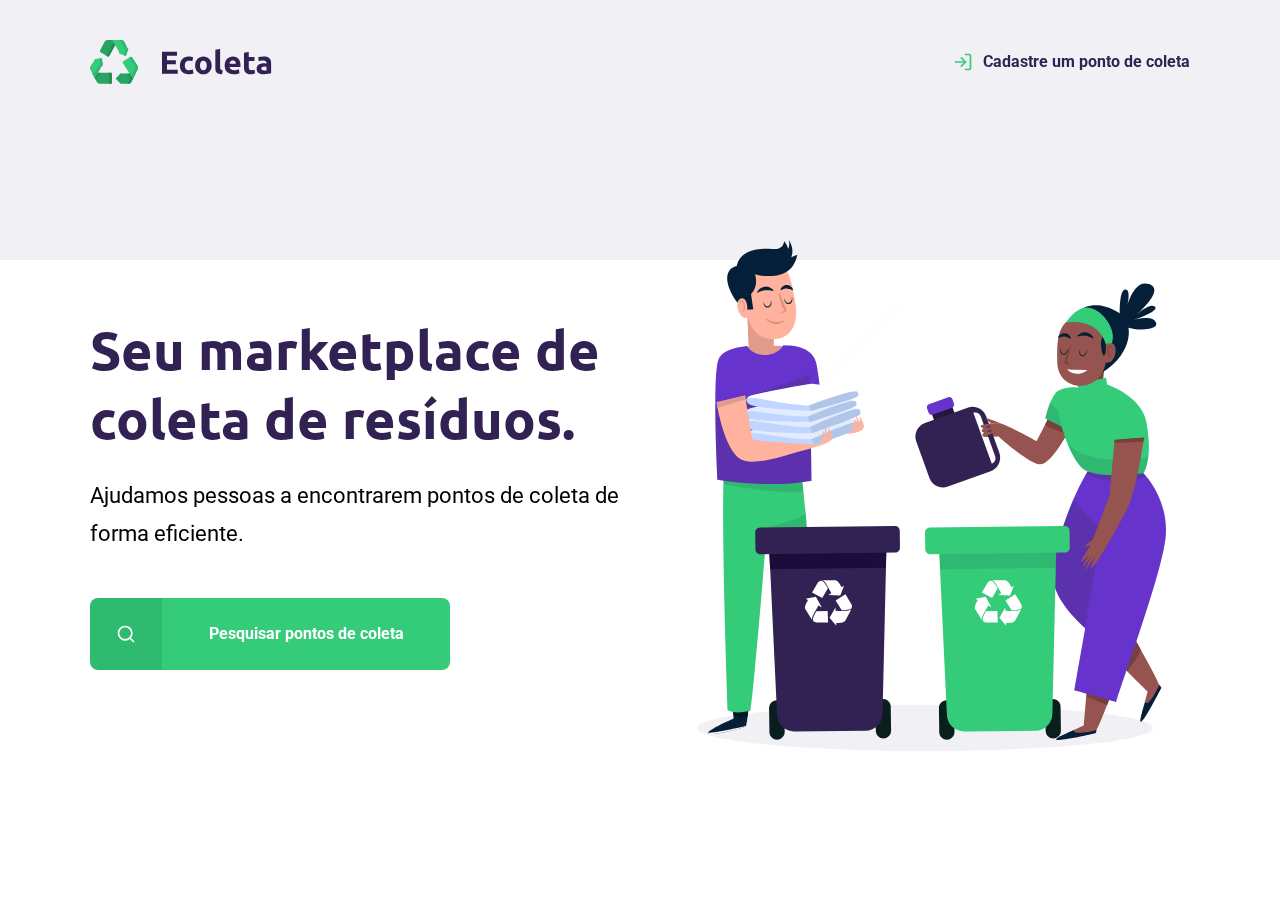
<file: index.html>
<!DOCTYPE html>
<html lang="pt-br">

<head>
    <meta charset="UTF-8">
    <meta name="viewport" content="width=device-width, initial-scale=1.0">
    <title>Ecoleta - NLW Rocketseat | ByGaab</title>
    <meta description="Ajudamos pessoas a encontrarem pontos de coleta de forma eficiente.">

    <link rel="icon"
        href="https://static.vecteezy.com/system/resources/previews/011/911/750/original/recycle-icon-sign-transparent-background-free-png.png"
        type="image.png">

    <link rel="stylesheet" href="./src/css/import.css">
</head>

<body>
    <div id="page-home">
        <div class="content">
            <header>
                <img src="./src/assets/logo.svg" alt="Logo do Ecoleta">
                <a href="./create-point.html"><span></span>Cadastre um ponto de coleta</a>
            </header>

            <main>
                <h1>Seu marketplace de coleta de resíduos.</h1>
                <p>Ajudamos pessoas a encontrarem pontos de coleta de forma eficiente.</p>
                <a href="#"><span></span><strong>Pesquisar pontos de coleta</strong></a>
            </main>
        </div>
    </div>

    <div id="modal" class="hide">
        <div class="content">
            <div class="header">
                <h1>Pontos de Coleta</h1>
                <a href="">Fechar</a>
            </div>
            <form action="./search-results.html">
                <label for="search">Cidade</label>
                <div class="search field">
                    <input type="text" name="search" placeholder="Pesquise por cidade">
                    <button>
                        <img src="./src/assets/search.svg" alt="Buscar">
                    </button>
                </div>
            </form>
        </div>
    </div>

    <script src="./src/js/index.js"></script>
</body>

</html>
</file>
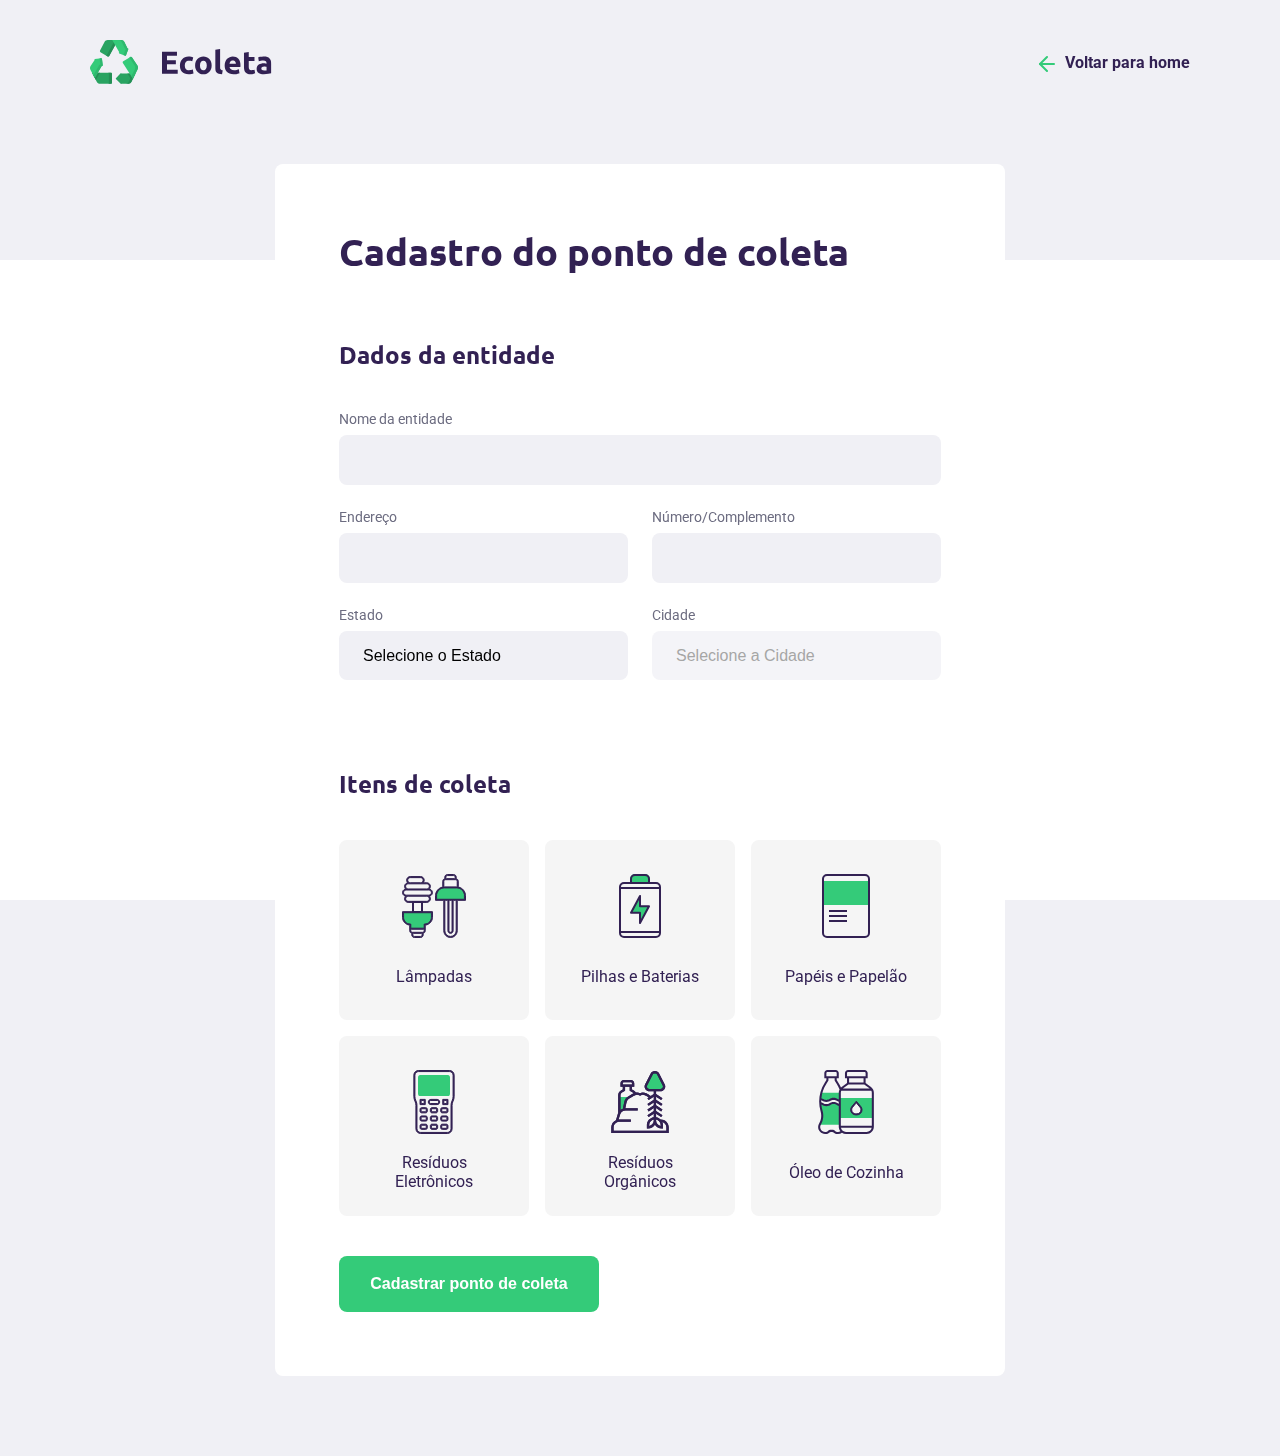
<file: create-point.html>
<!DOCTYPE html>
<html lang="pt-br">

<head>
    <meta charset="UTF-8">
    <meta name="viewport" content="width=device-width, initial-scale=1.0">
    <title>Criar um ponto de coleta | ByGaab</title>

    <link rel="icon"
        href="https://static.vecteezy.com/system/resources/previews/011/911/750/original/recycle-icon-sign-transparent-background-free-png.png"
        type="image.png">

    <link rel="stylesheet" href="./src/css/import.css">
</head>

<body>
    <div id="page-create-point">
        <header>
            <img src="./src/assets/logo.svg" alt="Logo do Ecoleta">
            <a href="./index.html"><span></span>Voltar para home</a>
        </header>

        <form action="">
            <h1>Cadastro do ponto de coleta</h1>

            <fieldset>
                <legend>
                    <h2>Dados da entidade</h2>
                </legend>

                <div class="field">
                    <label for="name">Nome da entidade</label>
                    <input type="text" name="name" required>
                </div>

                <div class="field-group">
                    <div class="field">
                        <label for="address">Endereço</label>
                        <input type="text" name="address" required>
                    </div>
                    <div class="field">
                        <label for="address2">Número/Complemento</label>
                        <input type="text" name="address2" required>
                    </div>
                </div>

                <div class="field-group">
                    <div class="field">
                        <label for="state">Estado</label>
                        <select name="uf" required>
                            <option value="">Selecione o Estado</option>
                        </select>

                        <input type="hidden" name="state">
                    </div>

                    <div class="field">
                        <label for="city">Cidade</label>
                        <select name="city" disabled required>
                            <option value="">Selecione a Cidade</option>
                        </select>
                    </div>
                </div>
            </fieldset>

            <fieldset>
                <legend>
                    <h2>Itens de coleta</h2>
                </legend>

                <div class="itens-grid">
                    <li data-id="1">
                        <img src="./src/assets/lampadas.svg" alt="Lâmpada">
                        <span>Lâmpadas</span>
                    </li>

                    <li data-id="2">
                        <img src="./src/assets/baterias.svg" alt="Pilhas e Baterias">
                        <span>Pilhas e Baterias</span>
                    </li>

                    <li data-id="3">
                        <img src="./src/assets/papeis-papelao.svg" alt="Papéis e Papelão">
                        <span>Papéis e Papelão</span>
                    </li>

                    <li data-id="4">
                        <img src="./src/assets/eletronicos.svg" alt="Resíduos Eletrônicos">
                        <span>Resíduos Eletrônicos</span>
                    </li>

                    <li data-id="5">
                        <img src="./src/assets/organicos.svg" alt="Resíduos Orgânicos">
                        <span>Resíduos Orgânicos</span>
                    </li>

                    <li data-id="6">
                        <img src="./src/assets/oleo.svg" alt="Óleo de Cozinha">
                        <span>Óleo de Cozinha</span>
                    </li>
                </div>

                <input type="hidden" name="itens">
            </fieldset>

            <button type="submit">Cadastrar ponto de coleta</button>
        </form>
    </div>

    <script src="./src/js/create-point.js"></script>
</body>

</html>
</file>
<file: src/css/import.css>
@import url('https://fonts.googleapis.com/css2?family=Roboto:wght@300;400;500;700&family=Ubuntu:wght@700&display=swap');

@import './base.css';
@import './home.css';
@import './create-point.css';
@import './modal.css';
@import './search-result.css';
@import './responsive.css';
</file>
